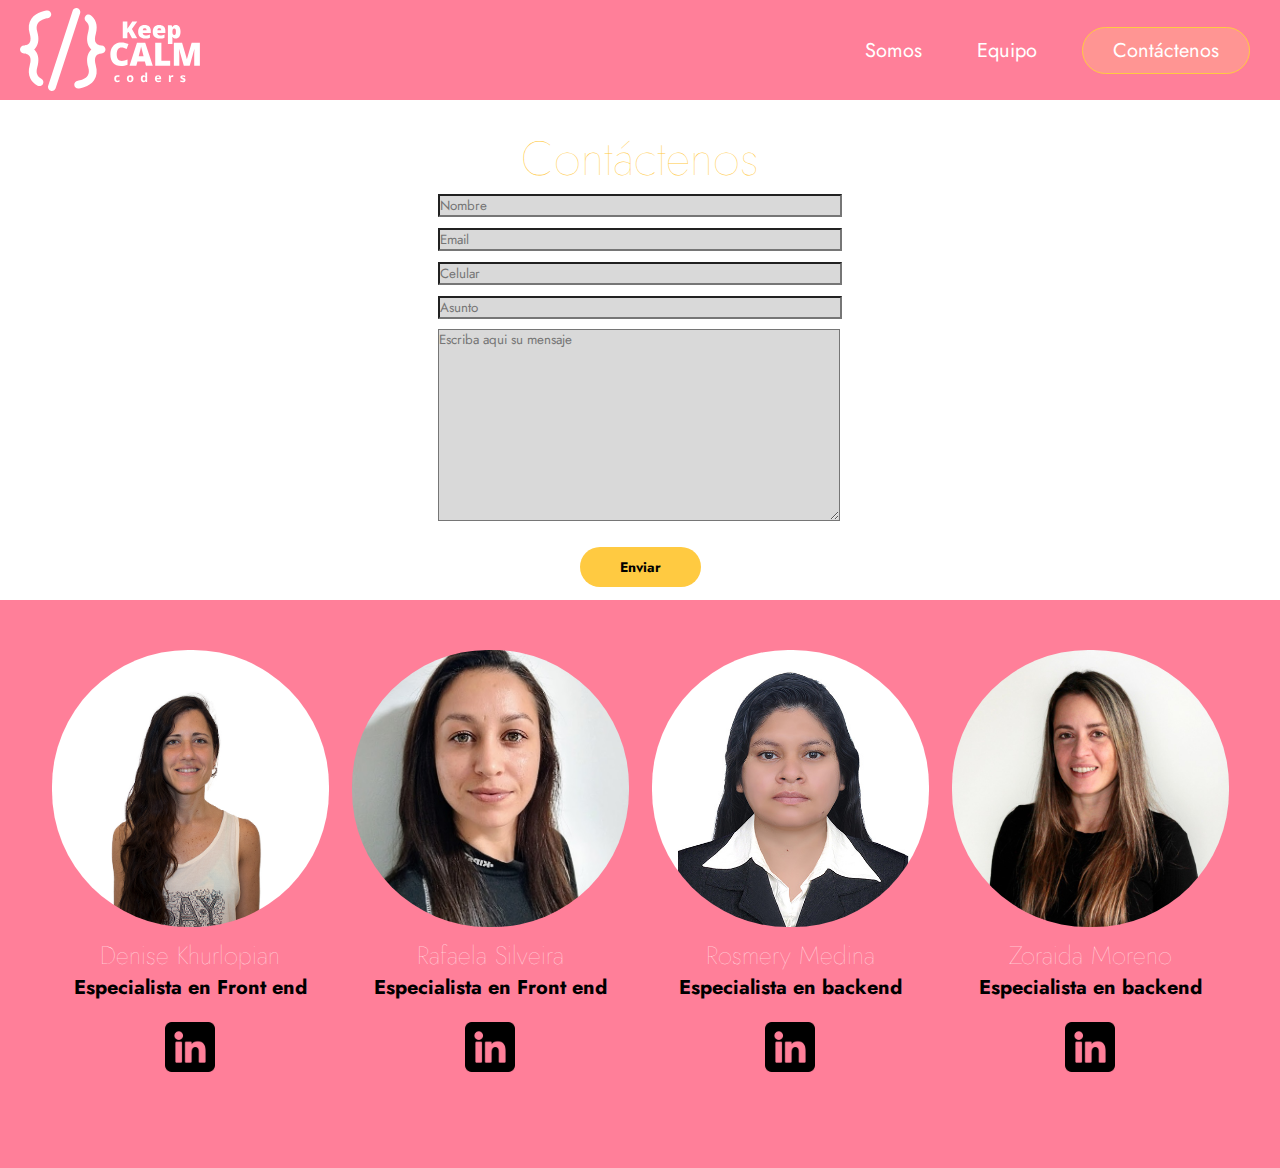
<file: form.html>
<!DOCTYPE html>
<html lang="en">
<head>
    <meta charset="UTF-8">
    <meta http-equiv="X-UA-Compatible" content="IE=edge">
    <meta name="viewport" content="width=device-width, initial-scale=1.0">
    <title>Keep Calm Coders</title>
    <link rel="stylesheet" href="/style.css">
</head>
<body>
    <header>
        <img class="logo" src="/Imagenes/LOGO.svg" alt="logo">
        <input type="checkbox" id="check">
        <label for="check" class="mostrar-menu">
            &#8801;
        </label>
        <nav class="menu">
            <a href="/form.html">Somos</a>
            <a href="">Equipo</a>
            <a href="/form.html"><button class="contact">Contáctenos</button></a>
            <label for="check" class="esconder-menu">
                &#215;
            </label>
        </nav>
    </header>
    <main>
        <section>    
            <h2 class="title2">Contáctenos</h2>
            <form action="" method="get">
                <div>
                    <label for="nombre"></label>
                    <input class="form" type="text" id="nombre" name="nombre" placeholder="Nombre">
                </div>
                <div>
                    <label for="email"></label>
                    <input class="form" type="text" id="email" name="email" placeholder="Email">
                </div>
                <div>
                    <label for="celular"></label>
                    <input class="form" type="number" id="celular" name="celular" placeholder="Celular">
                </div>
                <div>
                    <label for="asunto"></label>
                    <input class="form "type="text" id="asunto" name="asunto" placeholder="Asunto">
                </div>
                <div>
                    <label for="Mensaje"></label>
                    <textarea class="form" id="mensaje" name="mensaje" placeholder="Escriba aqui su mensaje" cols="30" rows="10"></textarea>
                </div>
            </form>
                <input class="button-send" type="submit" value="Enviar">
        </section>
    </main>
    <footer>
        <ul>
            <li>
                <a class="profile-box" href="/developers/denise.html" target="_self">
                    <img class="profile-image" src="/Imagenes/denise.jpg" alt="photo">
                <h2>Denise Khurlopian</h2>
                <span class="subtitle">Especialista en Front end</span>
                </a>
                <a class="linkedin" href="https://www.linkedin.com/in/denise-khurlopian-97aa08183/" target="_self">
                    <img class="imglinke" src="/Imagenes/linkedin 1.svg" alt="icon">
                </a>
            </li>
            <li>
                <a class="profile-box" href="/developers/rafaela.html"  target="_self">
                    <img class="profile-image" src="/Imagenes/Image20230428092236.jpg" alt="photo">
                <h2>Rafaela Silveira</h2>
                <span class="subtitle">Especialista en Front end</span>
                </a>
                <a class="linkedin" href="https://www.linkedin.com/in/rafaelaprieto/" target="_self">
                    <img class="imglinke" src="/Imagenes/linkedin 1.svg" alt="icon">
                </a>
            </li>
            <li>
                <a class="profile-box" href="/developers/rous.html"  target="_self">
                    <img class="profile-image" src="/Imagenes/rous.jpg" alt="photo">
                <h2>Rosmery Medina</h2>
                <span class="subtitle">Especialista en backend</span>
                </a>
                <a class="linkedin" href="https://www.linkedin.com/in/rousmedina21/" target="_self">
                    <img class="imglinke" src="/Imagenes/linkedin 1.svg" alt="icon">
                </a>
            </li>
            <li>
                <a class="profile-box" href="/developers/zoraida.html"  target="_self">
                    <img class="profile-image" src="/Imagenes/Zoraida.jpeg" alt="photo">
                <h2>Zoraida Moreno</h2>
                <span class="subtitle">Especialista en backend</span>
                </a>
                <a class="linkedin" href="https://www.linkedin.com/in/zoraida-moreno/" target="_self">
                    <img class="imglinke" src="/Imagenes/linkedin 1.svg" alt="icon">
                </a>
            </li>
        </ul>
    </footer>
</body>
</html>
</body>
</html>
</file>
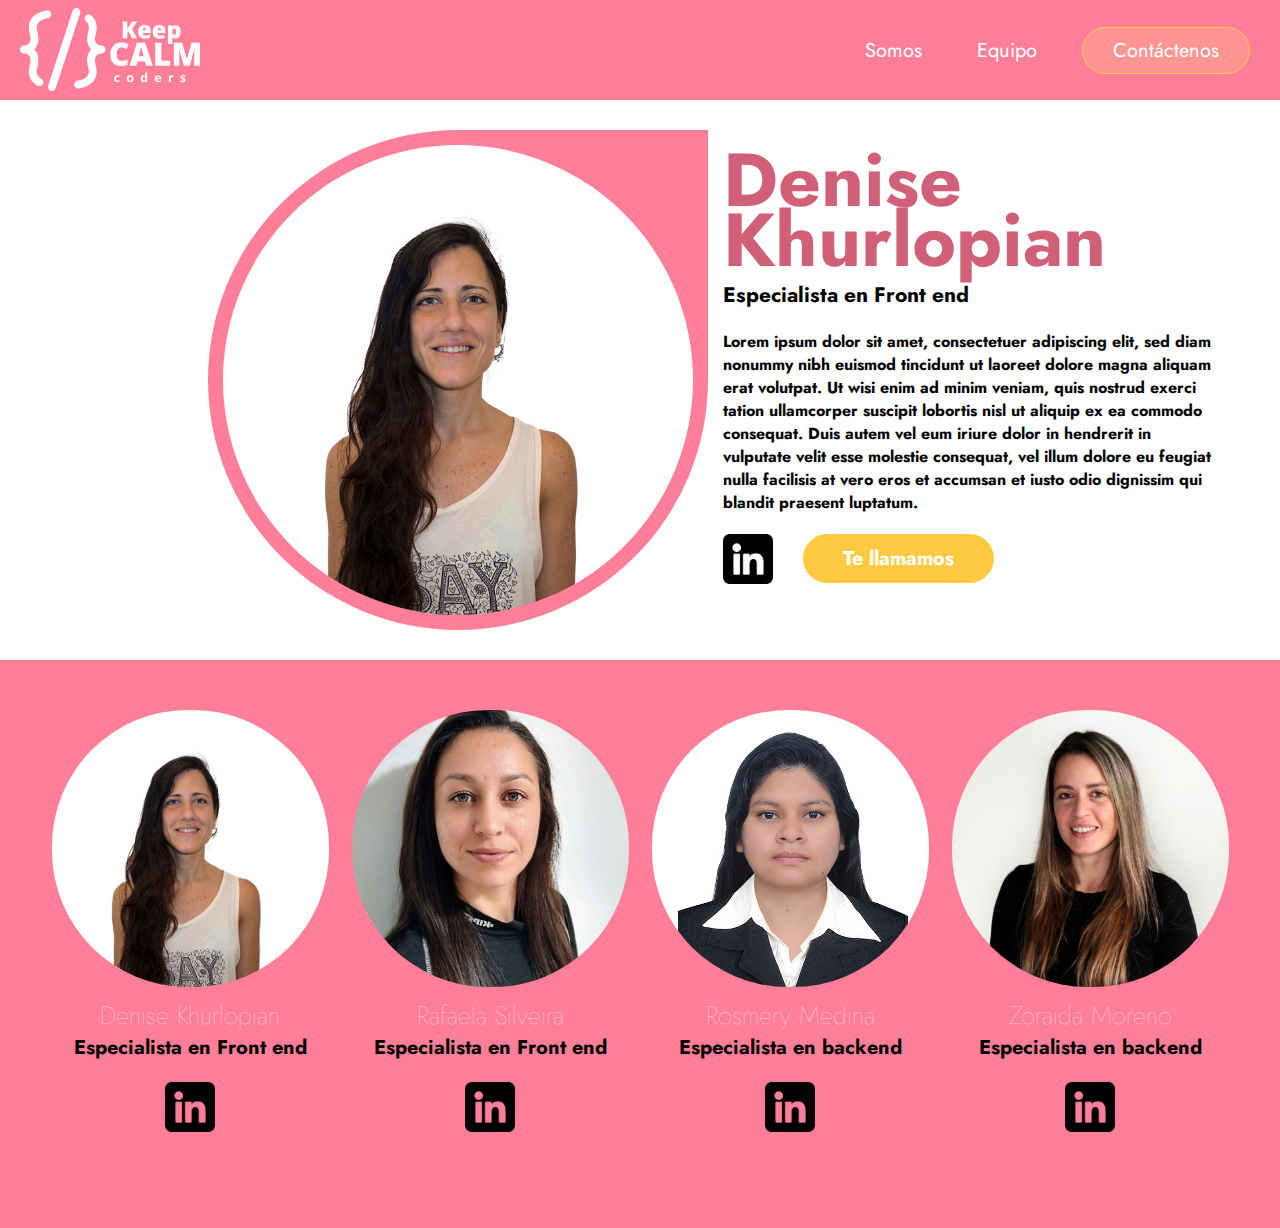
<file: developers/denise.html>
<!DOCTYPE html>
<html lang="en">
<head>
    <meta charset="UTF-8">
    <meta http-equiv="X-UA-Compatible" content="IE=edge">
    <meta name="viewport" content="width=device-width, initial-scale=1.0">
    <title>Denise khurlopian</title>
    <link rel="stylesheet" href="/style.css">
</head>
<body>
    <header>
        <img class="logo" src="/Imagenes/LOGO.svg" alt="logo">
        <input type="checkbox" id="check">
        <label for="check" class="mostrar-menu">
            &#8801;
        </label>
        <nav class="menu">
            <a href="/index.html">Somos</a>
            <a href="">Equipo</a>
            <a href="/form.html"><button class="contact">Contáctenos</button></a>
            <label for="check" class="esconder-menu">
                &#215;
            </label>
        </nav>
    </header>
    <main>
        <div class="image">
            <img class="coders" src="/Imagenes/denise.jpg" alt="coders-image">
        </div>
        <div class="main-text">
            <h1>Denise Khurlopian</h1>
            <h3>Especialista en Front end</h3>
            <p>
                Lorem ipsum dolor sit amet, consectetuer adipiscing elit, sed diam nonummy nibh
                 euismod tincidunt ut laoreet dolore magna aliquam erat volutpat. Ut wisi enim 
                 ad minim veniam, quis nostrud exerci tation ullamcorper suscipit lobortis nisl 
                 ut aliquip ex ea commodo consequat. Duis autem vel eum iriure dolor in hendrerit 
                 in vulputate velit esse molestie consequat, vel illum dolore eu feugiat nulla 
                 facilisis at vero eros et accumsan et iusto odio dignissim qui blandit praesent luptatum.
            </p>
            <div>
                <a class="itemlinke" href="https://www.linkedin.com/in/denise-khurlopian/" target="_blank">
                    <img class="imglinke" src="/Imagenes/linkedin 1.svg" alt="icon">
                </a>
                <a href="/form.html"><button class="callyou">Te llamamos</button></a>
            </div>
        </div>
    </main>
    <footer>
        <ul>
            <li>
                <a class="profile-box" href="/developers/denise.html" target="_self">
                    <img class="profile-image" src="/Imagenes/denise.jpg" alt="photo">
                <h2>Denise Khurlopian</h2>
                <span class="subtitle">Especialista en Front end</span>
                </a>
                <a class="linkedin" href="https://www.linkedin.com/in/denise-khurlopian-97aa08183/" target="_self">
                    <img class="imglinke" src="/Imagenes/linkedin 1.svg" alt="icon">
                </a>
            </li>
            <li>
                <a class="profile-box" href="/developers/rafaela.html"  target="_self">
                    <img class="profile-image" src="/Imagenes/Image20230428092236.jpg" alt="photo">
                <h2>Rafaela Silveira</h2>
                <span class="subtitle">Especialista en Front end</span>
                </a>
                <a class="linkedin" href="https://www.linkedin.com/in/rafaelaprieto/" target="_self">
                    <img class="imglinke" src="/Imagenes/linkedin 1.svg" alt="icon">
                </a>
            </li>
            <li>
                <a class="profile-box" href="/developers/rous.html"  target="_self">
                    <img class="profile-image" src="/Imagenes/rous.jpg" alt="photo">
                <h2>Rosmery Medina</h2>
                <span class="subtitle">Especialista en backend</span>
                </a>
                <a class="linkedin" href="https://www.linkedin.com/in/rousmedina21/" target="_self">
                    <img class="imglinke" src="/Imagenes/linkedin 1.svg" alt="icon">
                </a>
            </li>
            <li>
                <a class="profile-box" href="/developers/zoraida.html"  target="_self">
                    <img class="profile-image" src="/Imagenes/Zoraida.jpeg" alt="photo">
                <h2>Zoraida Moreno</h2>
                <span class="subtitle">Especialista en backend</span>
                </a>
                <a class="linkedin" href="https://www.linkedin.com/in/zoraida-moreno/" target="_self">
                    <img class="imglinke" src="/Imagenes/linkedin 1.svg" alt="icon">
                </a>
            </li>
        </ul>
    </footer>
</body>
</html>
</file>
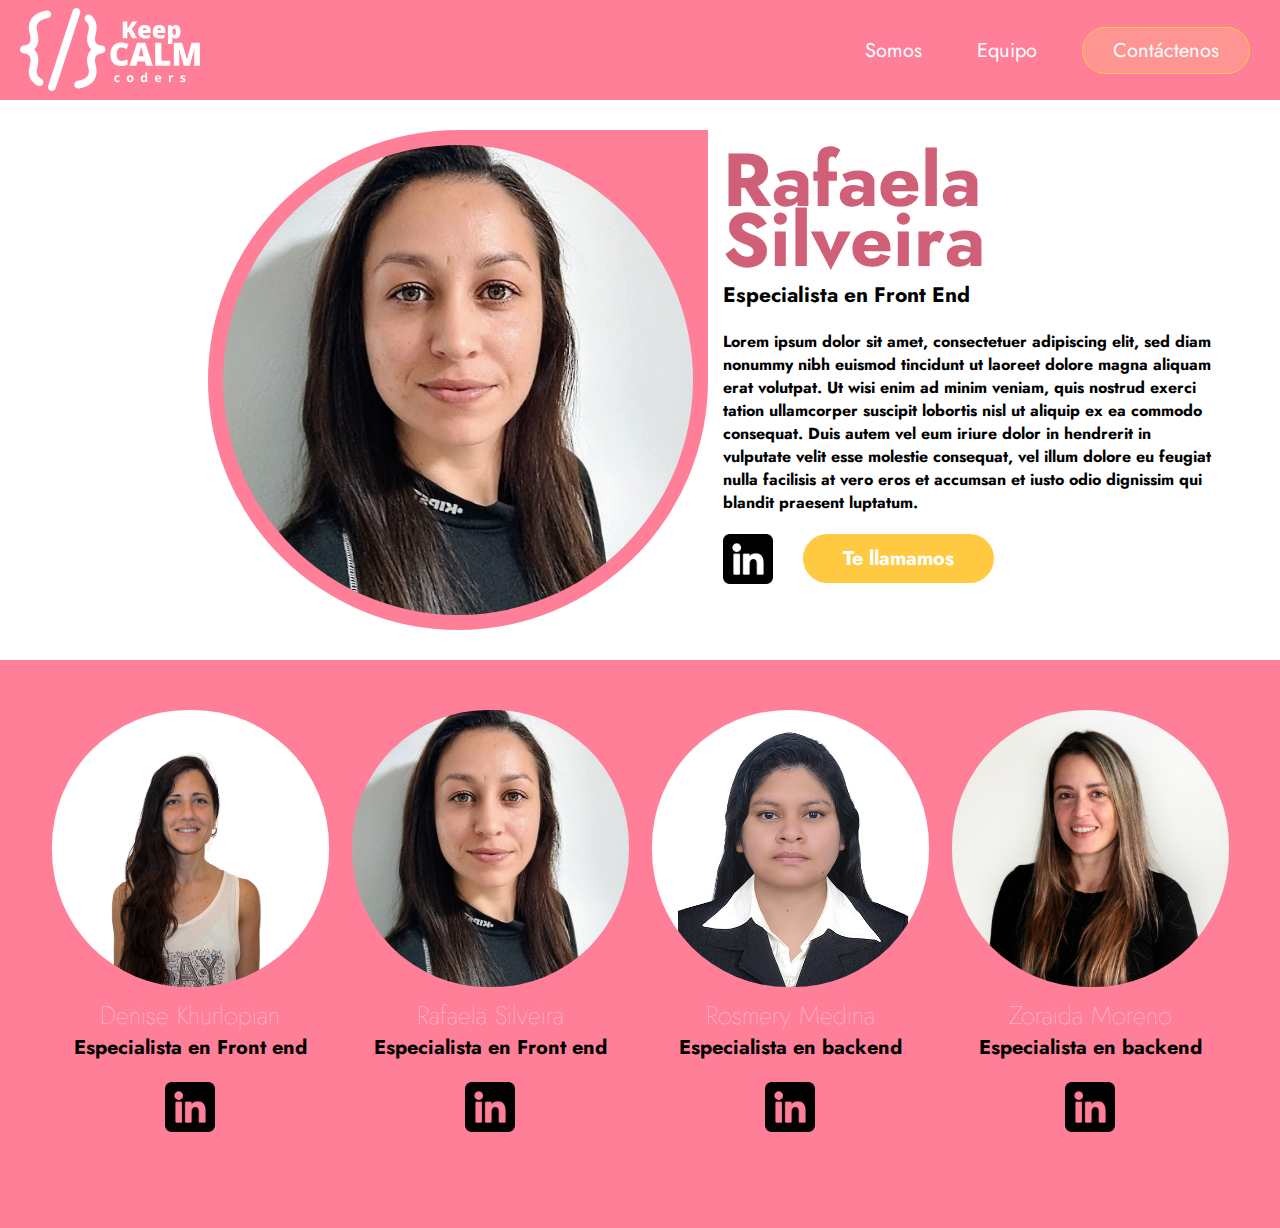
<file: developers/rafaela.html>
<!DOCTYPE html>
<html lang="en">
<head>
    <meta charset="UTF-8">
    <meta http-equiv="X-UA-Compatible" content="IE=edge">
    <meta name="viewport" content="width=device-width, initial-scale=1.0">
    <title>Denise khurlopian</title>
    <link rel="stylesheet" href="/style.css">
</head>
<body>
    <header>
        <img class="logo" src="/Imagenes/LOGO.svg" alt="logo">
        <input type="checkbox" id="check">
        <label for="check" class="mostrar-menu">
            &#8801;
        </label>
        <nav class="menu">
            <a href="/index.html">Somos</a>
            <a href="">Equipo</a>
            <a href="/form.html"><button class="contact">Contáctenos</button></a>
            <label for="check" class="esconder-menu">
                &#215;
            </label>
        </nav>
    </header>
    <main>
        <div class="image">
            <img class="coders" src="/Imagenes/Image20230428092236.jpg" alt="coders image">
        </div>
        <div class="main-text">
            <h1>Rafaela Silveira</h1>
            <h3>Especialista en Front End</h3>
            <p>
                Lorem ipsum dolor sit amet, consectetuer adipiscing elit, sed diam nonummy nibh
                 euismod tincidunt ut laoreet dolore magna aliquam erat volutpat. Ut wisi enim 
                 ad minim veniam, quis nostrud exerci tation ullamcorper suscipit lobortis nisl 
                 ut aliquip ex ea commodo consequat. Duis autem vel eum iriure dolor in hendrerit 
                 in vulputate velit esse molestie consequat, vel illum dolore eu feugiat nulla 
                 facilisis at vero eros et accumsan et iusto odio dignissim qui blandit praesent luptatum.
            </p>
            <div>
                <a class="itemlinke" href="https://www.linkedin.com/in/rafaelaprieto/" target="_blank">
                    <img class="imglinke" src="/Imagenes/linkedin 1.svg" alt="icon">
                </a>
                <a href="/form.html"><button class="callyou">Te llamamos</button></a>
            </div>
        </div>
    </main>
    <footer>
        <ul>
            <li>
                <a class="profile-box" href="/developers/denise.html" target="_self">
                    <img class="profile-image" src="/Imagenes/denise.jpg" alt="photo">
                <h2>Denise Khurlopian</h2>
                <span class="subtitle">Especialista en Front end</span>
                </a>
                <a class="linkedin" href="https://www.linkedin.com/in/denise-khurlopian-97aa08183/" target="_self">
                    <img class="imglinke" src="/Imagenes/linkedin 1.svg" alt="icon">
                </a>
            </li>
            <li>
                <a class="profile-box" href="/developers/rafaela.html"  target="_self">
                    <img class="profile-image" src="/Imagenes/Image20230428092236.jpg" alt="photo">
                <h2>Rafaela Silveira</h2>
                <span class="subtitle">Especialista en Front end</span>
                </a>
                <a class="linkedin" href="https://www.linkedin.com/in/rafaelaprieto/" target="_self">
                    <img class="imglinke" src="/Imagenes/linkedin 1.svg" alt="icon">
                </a>
            </li>
            <li>
                <a class="profile-box" href="/developers/rous.html"  target="_self">
                    <img class="profile-image" src="/Imagenes/rous.jpg" alt="photo">
                <h2>Rosmery Medina</h2>
                <span class="subtitle">Especialista en backend</span>
                </a>
                <a class="linkedin" href="https://www.linkedin.com/in/rousmedina21/" target="_self">
                    <img class="imglinke" src="/Imagenes/linkedin 1.svg" alt="icon">
                </a>
            </li>
            <li>
                <a class="profile-box" href="/developers/zoraida.html"  target="_self">
                    <img class="profile-image" src="/Imagenes/Zoraida.jpeg" alt="photo">
                <h2>Zoraida Moreno</h2>
                <span class="subtitle">Especialista en backend</span>
                </a>
                <a class="linkedin" href="https://www.linkedin.com/in/zoraida-moreno/" target="_self">
                    <img class="imglinke" src="/Imagenes/linkedin 1.svg" alt="icon">
                </a>
            </li>
        </ul>
    </footer>
</body>
</html>
</file>
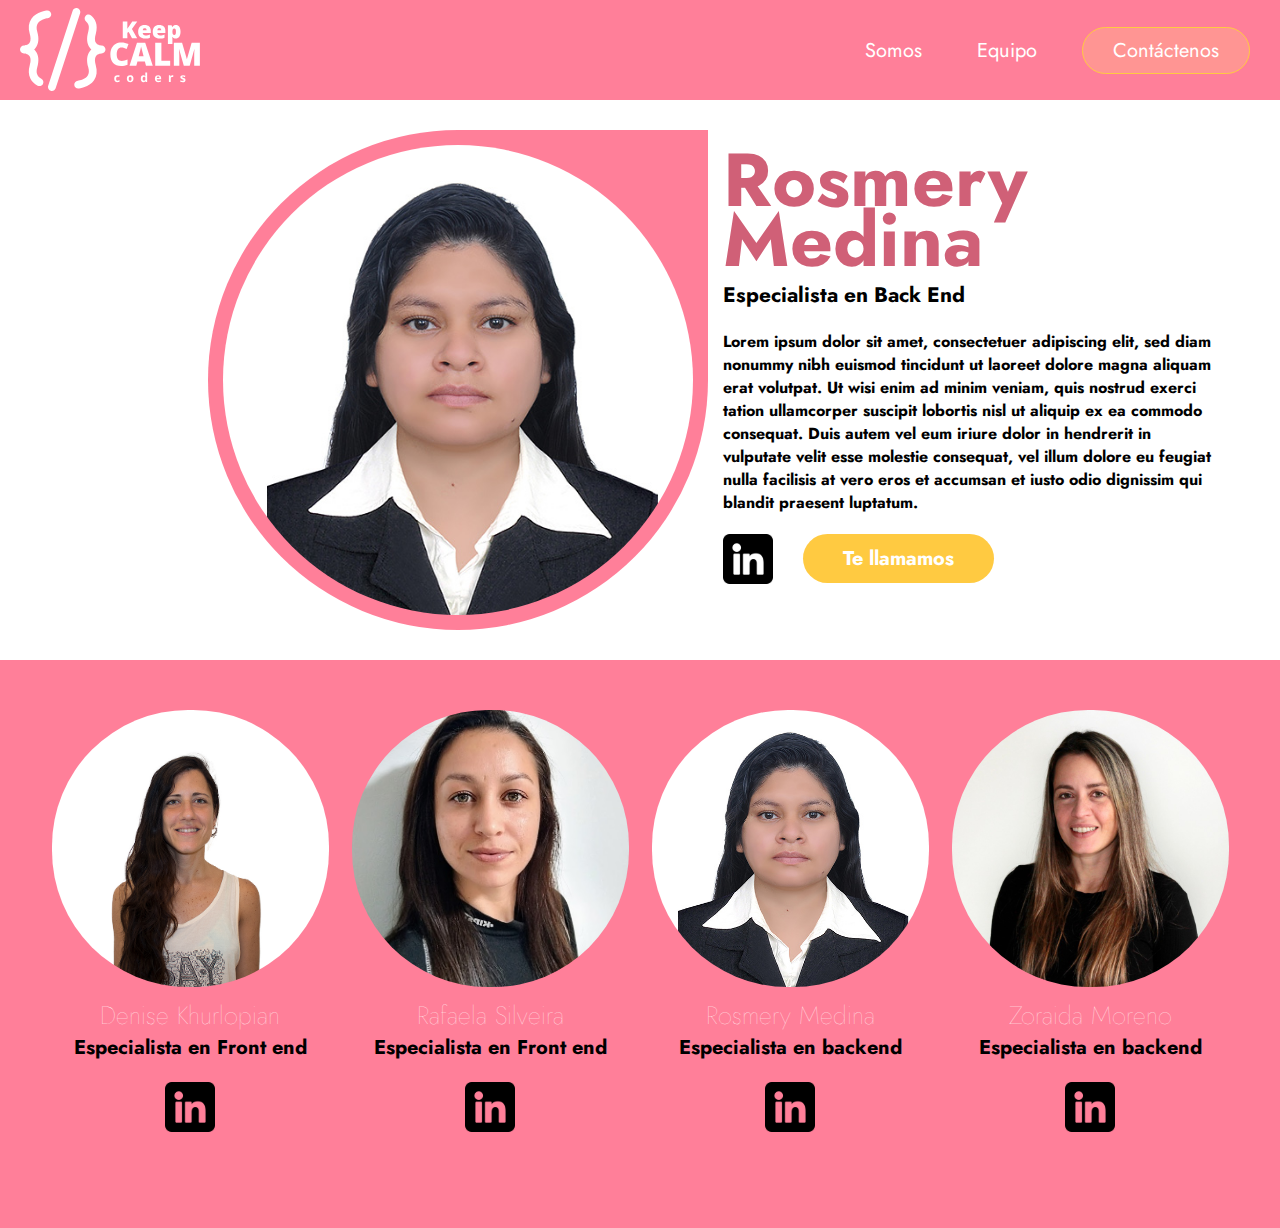
<file: developers/rous.html>
<!DOCTYPE html>
<html lang="en">
<head>
    <meta charset="UTF-8">
    <meta http-equiv="X-UA-Compatible" content="IE=edge">
    <meta name="viewport" content="width=device-width, initial-scale=1.0">
    <title>Denise khurlopian</title>
    <link rel="stylesheet" href="/style.css">
</head>
<body>
    <header>
        <img class="logo" src="/Imagenes/LOGO.svg" alt="logo">
        <input type="checkbox" id="check">
        <label for="check" class="mostrar-menu">
            &#8801;
        </label>
        <nav class="menu">
            <a href="/index.html">Somos</a>
            <a href="">Equipo</a>
            <a href="/form.html"><button class="contact">Contáctenos</button></a>
            <label for="check" class="esconder-menu">
                &#215;
            </label>
        </nav>
    </header>
    <main>
        <div class="image">
            <img class="coders" src="/Imagenes/rous.jpg" alt="coders-image">
        </div>
        <div class="main-text">
            <h1>Rosmery Medina</h1>
            <h3>Especialista en Back End</h3>
            <p>
                Lorem ipsum dolor sit amet, consectetuer adipiscing elit, sed diam nonummy nibh
                 euismod tincidunt ut laoreet dolore magna aliquam erat volutpat. Ut wisi enim 
                 ad minim veniam, quis nostrud exerci tation ullamcorper suscipit lobortis nisl 
                 ut aliquip ex ea commodo consequat. Duis autem vel eum iriure dolor in hendrerit 
                 in vulputate velit esse molestie consequat, vel illum dolore eu feugiat nulla 
                 facilisis at vero eros et accumsan et iusto odio dignissim qui blandit praesent luptatum.
            </p>
            <div>
                <a class="itemlinke" href="https://www.linkedin.com/in/rousmedina21/" target="_blank">
                    <img class="imglinke" src="/Imagenes/linkedin 1.svg" alt="icon">
                </a>
                <a href="/keep-calm-coders/form.html"><button class="callyou">Te llamamos</button></a>
            </div>
        </div>
    </main>
    <footer>
        <ul>
            <li>
                <a class="profile-box" href="/developers/denise.html" target="_self">
                    <img class="profile-image" src="/Imagenes/denise.jpg" alt="photo">
                <h2>Denise Khurlopian</h2>
                <span class="subtitle">Especialista en Front end</span>
                </a>
                <a class="linkedin" href="https://www.linkedin.com/in/denise-khurlopian-97aa08183/" target="_self">
                    <img class="imglinke" src="/Imagenes/linkedin 1.svg" alt="icon">
                </a>
            </li>
            <li>
                <a class="profile-box" href="/developers/rafaela.html"  target="_self">
                    <img class="profile-image" src="/Imagenes/Image20230428092236.jpg" alt="photo">
                <h2>Rafaela Silveira</h2>
                <span class="subtitle">Especialista en Front end</span>
                </a>
                <a class="linkedin" href="https://www.linkedin.com/in/rafaelaprieto/" target="_self">
                    <img class="imglinke" src="/Imagenes/linkedin 1.svg" alt="icon">
                </a>
            </li>
            <li>
                <a class="profile-box" href="/developers/rous.html"  target="_self">
                    <img class="profile-image" src="/Imagenes/rous.jpg" alt="photo">
                <h2>Rosmery Medina</h2>
                <span class="subtitle">Especialista en backend</span>
                </a>
                <a class="linkedin" href="https://www.linkedin.com/in/rousmedina21/" target="_self">
                    <img class="imglinke" src="/Imagenes/linkedin 1.svg" alt="icon">
                </a>
            </li>
            <li>
                <a class="profile-box" href="/developers/zoraida.html"  target="_self">
                    <img class="profile-image" src="/Imagenes/Zoraida.jpeg" alt="photo">
                <h2>Zoraida Moreno</h2>
                <span class="subtitle">Especialista en backend</span>
                </a>
                <a class="linkedin" href="https://www.linkedin.com/in/zoraida-moreno/" target="_self">
                    <img class="imglinke" src="/Imagenes/linkedin 1.svg" alt="icon">
                </a>
            </li>
        </ul>
    </footer>
</body>
</html>
</file>
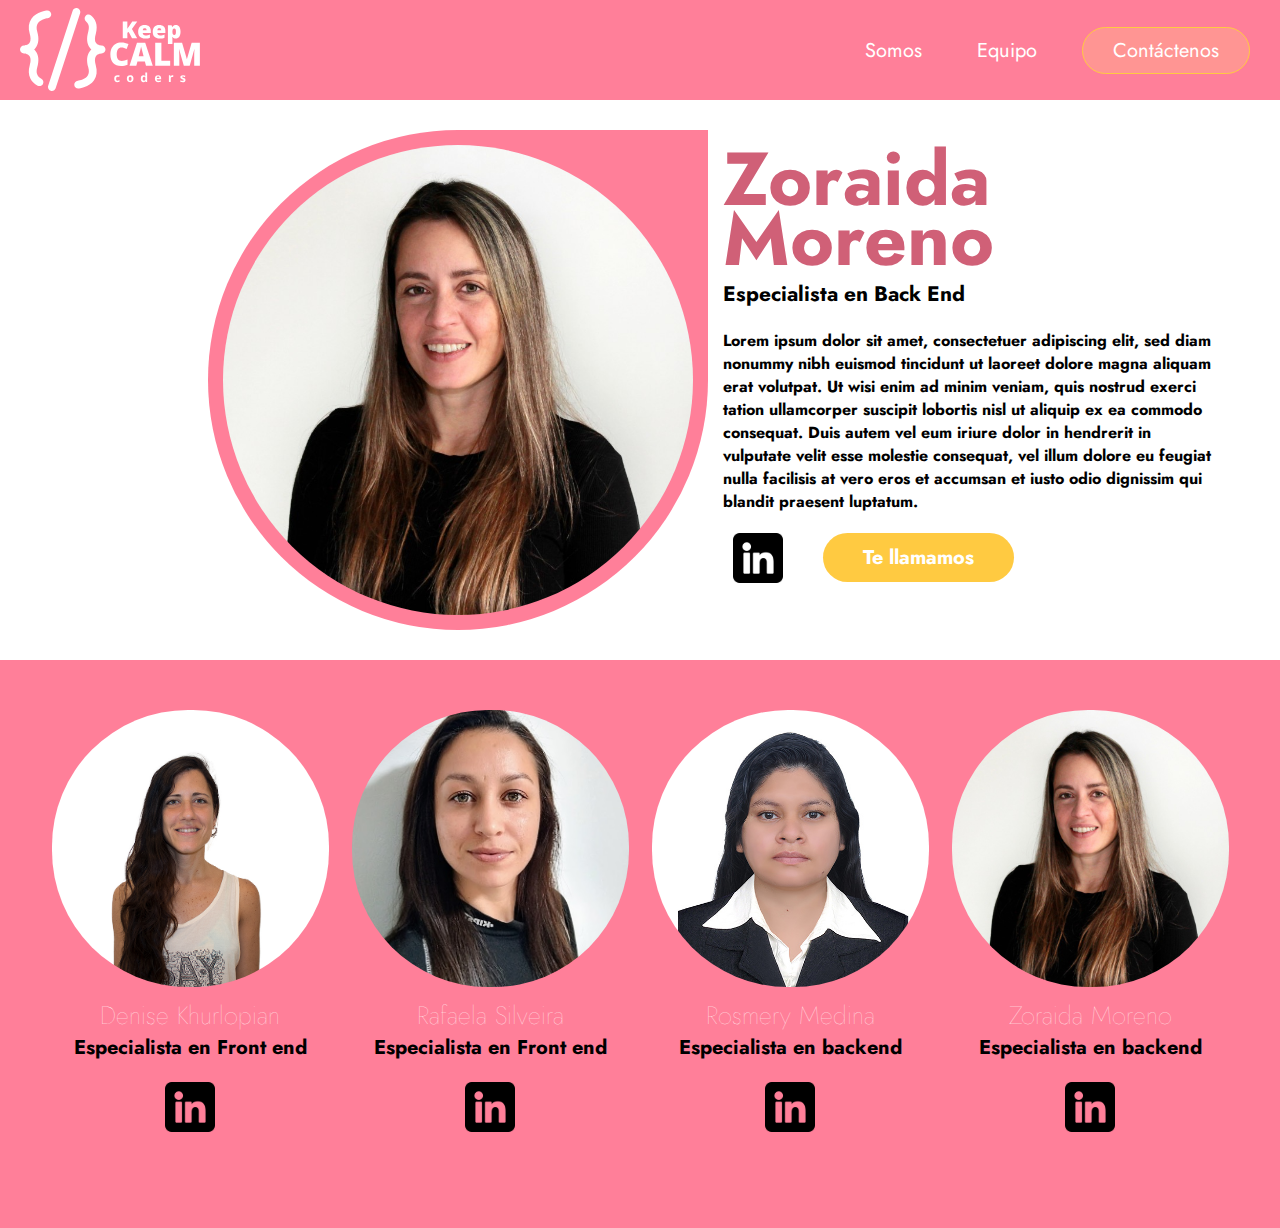
<file: developers/zoraida.html>
<!DOCTYPE html>
<html lang="en">
<head>
    <meta charset="UTF-8">
    <meta http-equiv="X-UA-Compatible" content="IE=edge">
    <meta name="viewport" content="width=device-width, initial-scale=1.0">
    <title>Denise khurlopian</title>
    <link rel="stylesheet" href="/style.css">
</head>
<body>
    <header>
        <img class="logo" src="/Imagenes/LOGO.svg" alt="logo">
        <input type="checkbox" id="check">
        <label for="check" class="mostrar-menu">
            &#8801;
        </label>
        <nav class="menu">
            <a href="/index.html">Somos</a>
            <a href="">Equipo</a>
            <a href="/form.html"><button class="contact">Contáctenos</button></a>
            <label for="check" class="esconder-menu">
                &#215;
            </label>
        </nav>
    </header>
    <main class="menu">
        <div class="image">
            <img class="coders" src="/Imagenes/Zoraida.jpeg" alt="background image">
        </div>
        <div class="main-text">
            <h1>Zoraida Moreno</h1>
            <h3>Especialista en Back End</h3>
            <p>
                Lorem ipsum dolor sit amet, consectetuer adipiscing elit, sed diam nonummy nibh
                 euismod tincidunt ut laoreet dolore magna aliquam erat volutpat. Ut wisi enim 
                 ad minim veniam, quis nostrud exerci tation ullamcorper suscipit lobortis nisl 
                 ut aliquip ex ea commodo consequat. Duis autem vel eum iriure dolor in hendrerit 
                 in vulputate velit esse molestie consequat, vel illum dolore eu feugiat nulla 
                 facilisis at vero eros et accumsan et iusto odio dignissim qui blandit praesent luptatum.
            </p>
            <div>
                <a class="itemlinke" href="https://www.linkedin.com/in/zoraida-moreno/" target="_blank">
                    <img class="imglinke" src="/Imagenes/linkedin 1.svg" alt="icon">
                </a>
                <a href="/keep-calm-coders/form.html"><button class="callyou">Te llamamos</button></a>
            </div>
        </div>
    </main>
    <footer>
        <ul>
            <li>
                <a class="profile-box" href="/developers/denise.html" target="_self">
                    <img class="profile-image" src="/Imagenes/denise.jpg" alt="photo">
                <h2>Denise Khurlopian</h2>
                <span class="subtitle">Especialista en Front end</span>
                </a>
                <a class="linkedin" href="https://www.linkedin.com/in/denise-khurlopian-97aa08183/" target="_self">
                    <img class="imglinke" src="/Imagenes/linkedin 1.svg" alt="icon">
                </a>
            </li>
            <li>
                <a class="profile-box" href="/developers/rafaela.html"  target="_self">
                    <img class="profile-image" src="/Imagenes/Image20230428092236.jpg" alt="photo">
                <h2>Rafaela Silveira</h2>
                <span class="subtitle">Especialista en Front end</span>
                </a>
                <a class="linkedin" href="https://www.linkedin.com/in/rafaelaprieto/" target="_self">
                    <img class="imglinke" src="/Imagenes/linkedin 1.svg" alt="icon">
                </a>
            </li>
            <li>
                <a class="profile-box" href="/developers/rous.html"  target="_self">
                    <img class="profile-image" src="/Imagenes/rous.jpg" alt="photo">
                <h2>Rosmery Medina</h2>
                <span class="subtitle">Especialista en backend</span>
                </a>
                <a class="linkedin" href="https://www.linkedin.com/in/rousmedina21/" target="_self">
                    <img class="imglinke" src="/Imagenes/linkedin 1.svg" alt="icon">
                </a>
            </li>
            <li>
                <a class="profile-box" href="/developers/zoraida.html"  target="_self">
                    <img class="profile-image" src="/Imagenes/Zoraida.jpeg" alt="photo">
                <h2>Zoraida Moreno</h2>
                <span class="subtitle">Especialista en backend</span>
                </a>
                <a class="linkedin" href="https://www.linkedin.com/in/zoraida-moreno/" target="_self">
                    <img class="imglinke" src="/Imagenes/linkedin 1.svg" alt="icon">
                </a>
            </li>
        </ul>
    </footer>
</body>
</html>
</file>
<file: style.css>
@import url('https://fonts.googleapis.com/css2?family=Jost:wght@300&display=swap');
*{
    margin: 0px;
    padding: 0px;
    font-family: jost;
}

header{
    background-color: #FF7F99;
    height: 100px;
    display: flex;
    justify-content: space-between;
    align-items: center;
    padding: 0px 20px;
}

.logo{
    width: 180px;
}

nav a{
    color:white;
    text-decoration: none;
    font-size: 20px;
    margin-left: 30px;
}

nav a:hover{
    color: #FFCA41;
}

.contact{
   color:white;
   font-size: 20px;
   background-color: #ff9593;
   border: 1px solid #ffCA41;
   border-radius: 35px;
   padding: 8px 30px;
   margin-left: -10px;
}

.contact:hover{
    background-color: #FFCA41;
}

main{
    display: flex;
    justify-content: space-around;
    align-items: center;
}

.image{
    display: flex;
    justify-content: center;
    align-items: center;
    padding: 10px;
    width: 480px;
    height: 480px;
    border-radius: 250px 0px 250px 250px;
    background-color: #FF7F99;
    margin: 30px 0px 30px 200px;
}

.coders{
    height: 470px;
    width: 470px;
    border-radius: 240px;
    object-fit: cover;
}

.main-text{
    width: 500px;
    margin-right: 50px;
    font-weight: bold;
}

h1{
    font-size: 75px;
    line-height: 60px;
    color:#D06077;
    width: 50%;
}

h3{ 
    font-size:21px;
    margin: 10px 0px 20px 0px;
}

.callyou{
    padding: 10px 40px;
    background-color: #FFCA41;
    border: #FFCA41;
    font-weight: bold;
    font-size: 20px;
    color: white;
    border-radius: 30px;
    margin: 20px 0px;
    float: left;
}

footer{
    background-color: #FF7F99;
    display: flex;
}

ul{
    list-style: none;
    display: flex;
    justify-content: space-around;
    width: 100%;
    margin-left:auto;
    margin-right: auto;
    margin-top: 30px;
    padding: 20px 40px 70px 40px;
    text-align: center;
}

.profile-image{
    height: 277px;
    width: 277px;
    border-radius: 136px;
    object-fit: cover;
}

.profile-box{
    color: white;
    text-decoration: none;
    font-size: 25px;
    display: flex;
    flex-direction: column;
}

h2{
    color: white;
    font-weight: lighter;
    font-size: 25px;
    margin-top: 10px;
}

.subtitle{
    color: black;
    font-weight: bold;
    font-size: 20px;
}

.itemlinke{
    float: left;
    margin: 0px -50px 0px -80px;
}

.imglinke{
    margin: 20px 80px;  
    width: 50px; 
}

section{
    height: 500px;
    display: flex;
    flex-direction: column;
    justify-content: center;
    align-items: center;
}

.title2{
    color: #FFCA41;
    font-size: 48px;
    font-weight: lighter;
}

.form{
    background-color: #d9d9d9;
    border-color: 1px solid #2e2e2e;
    margin-bottom: 10px;
    width: 400px;
}

.button-send{
    background-color: #FFCA41;
    font-weight: bold;
    font-size: 14px;
    border: none;
    border-radius: 30px;
    padding: 10px 40px;
    margin-top: 10px;
}

.menu a{
    color: #ffffff;
    font-size: 20px;
    text-decoration: none;
    padding: 0 10px;
    transition: 0.4s;
}

.mostrar-menu,
.esconder-menu{
    cursor: pointer;
    transition: 0.4s;
    font-size: 30px;
    display: none;
    text-transform: uppercase;
    color: white;
    margin: 0px 50px;
}

.mostrar-menu{
    order: 1;
}

.menu a:hover,
.mostrar-menu:hover,
.esconder-menu:hover{
    color: #FFffff;
}

#check{
    display: none;
}

@media (max-width:576px){

.mostrar-menu,
.esconder-menu{
        display: block;
    }

.menu{
    position: fixed;
    width: 100%;
    height: 100vh;
    background: #D06077;
    right: -100%;
    top:0;
    text-align: center;
    padding: 100px 0px;
    z-index: 100;
    transition: 0.8s;
    }

.menu a{
    display: block;
    padding: 20px;
}
.esconder-menu{
    position: absolute;
    top: 40px;
    right: 40px;
    }

#check:checked ~ .menu{
    right: 0;
}

main {
    flex-wrap: wrap;
    width: auto;
    top:0;
    text-align: center;
}

.main-text{
 margin: 0px;
}

.callyou {
    margin-left: 220px;
    padding: 10px;
    align-items: center;
}

footer ul{
    display: flex;
    flex-direction: column;
    padding: 0px;
}

.profile-image {
    align-items: center;
    margin:0px 140px;
}
}
</file>
